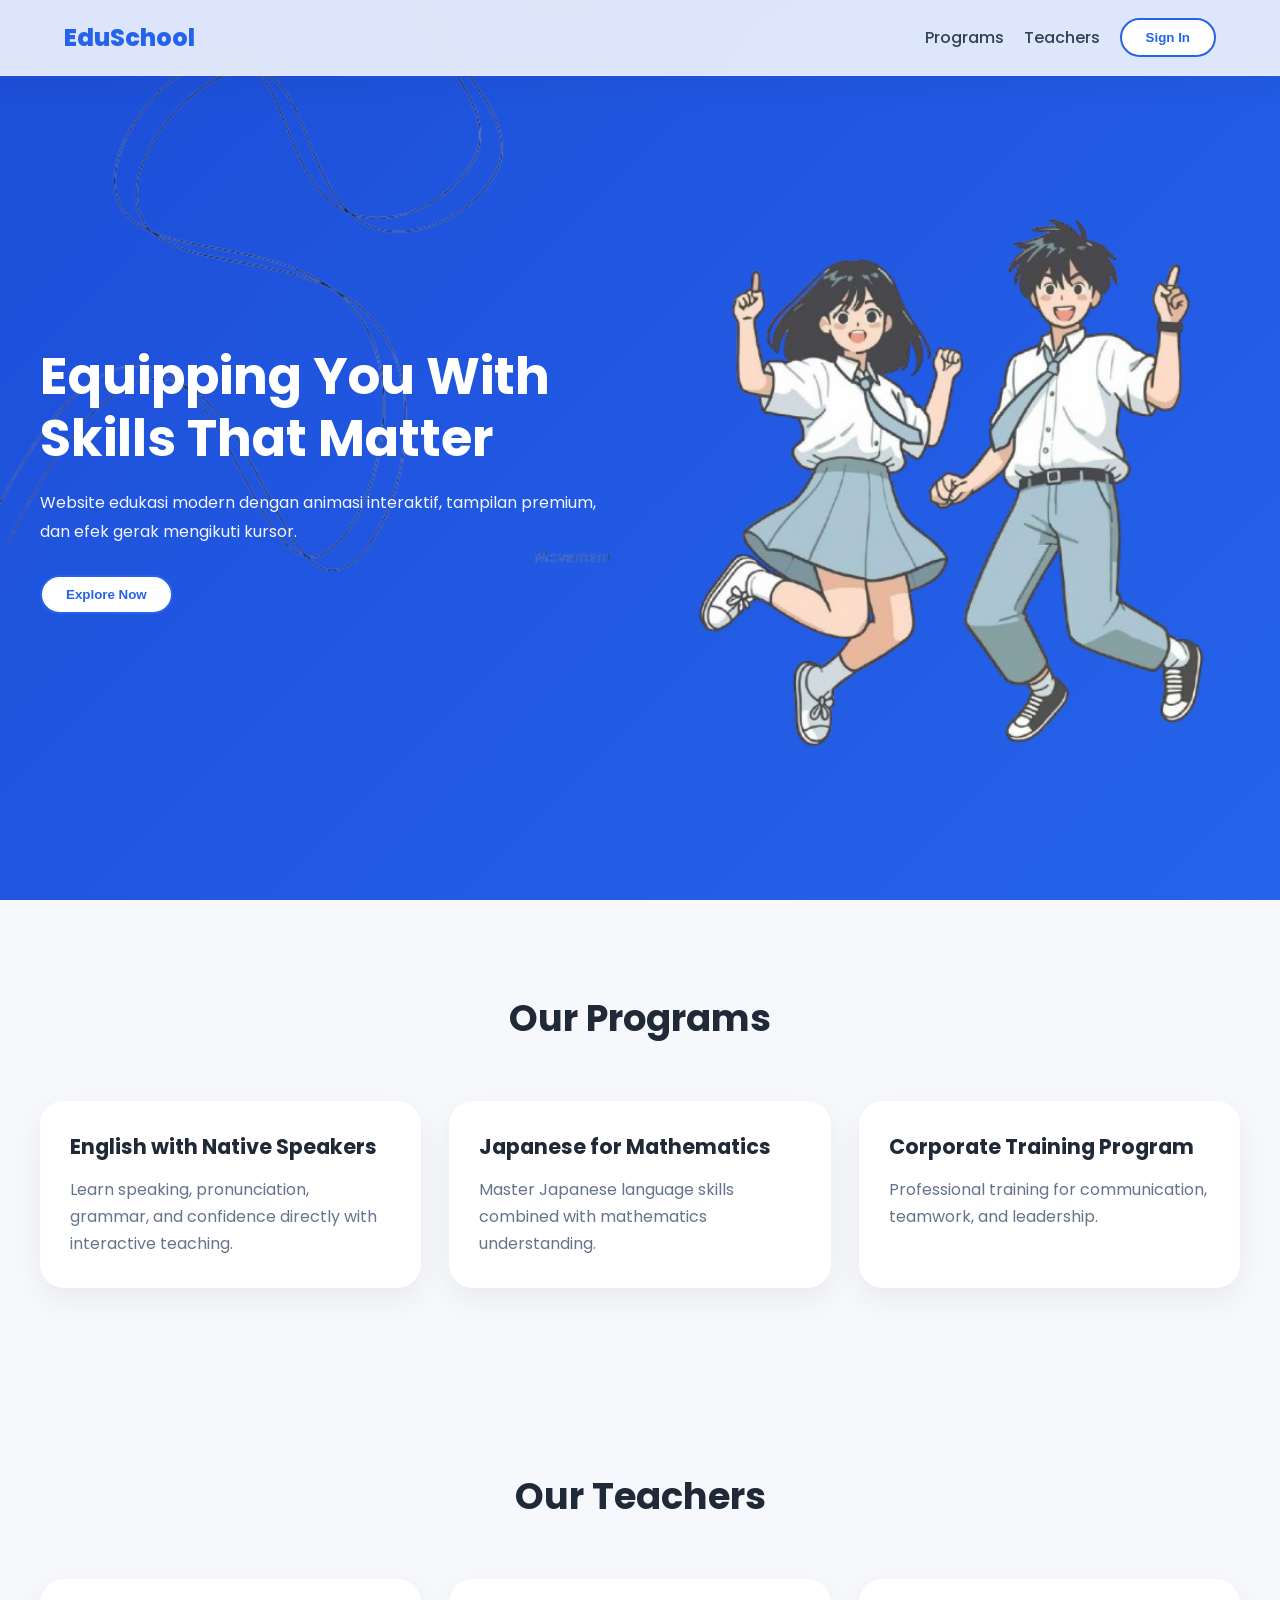
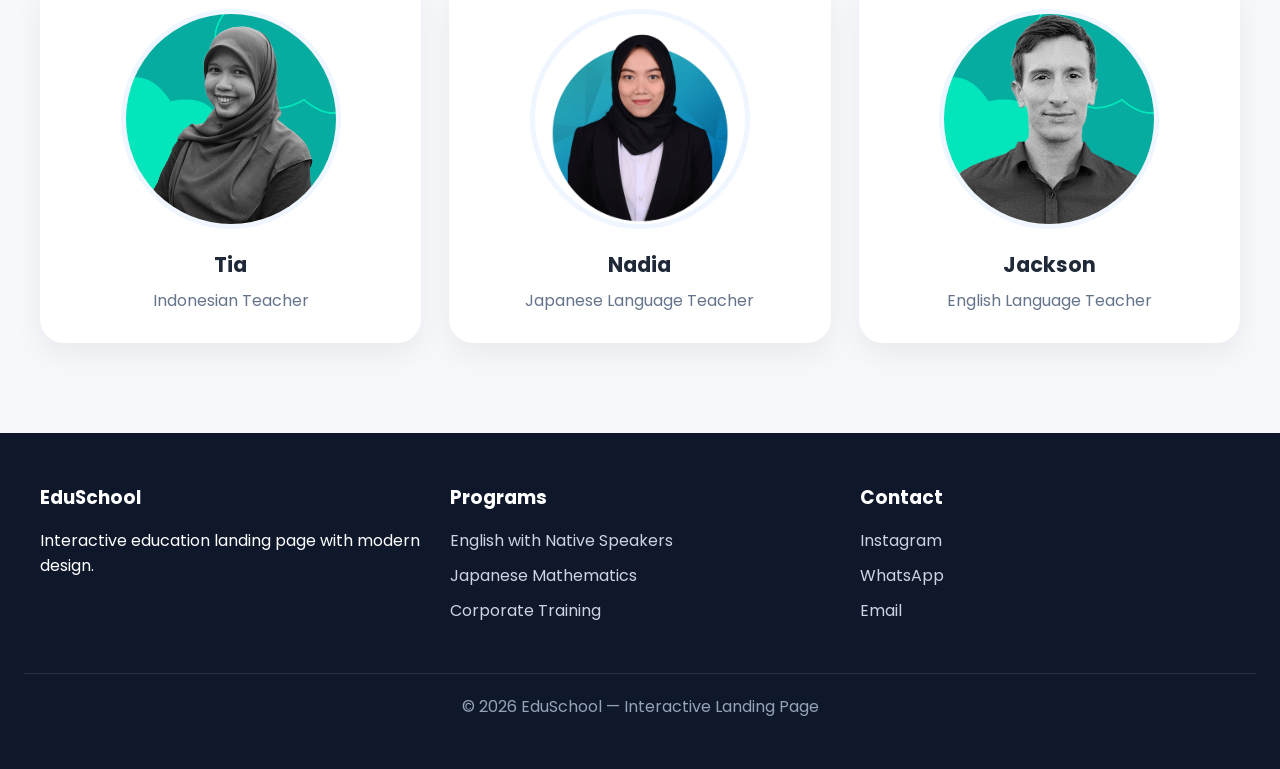
<file: index.html>
<!DOCTYPE html>
<html lang="id">
<head>
  <meta charset="UTF-8" />
  <meta name="viewport" content="width=device-width, initial-scale=1.0"/>
  <title>EduSchool Landing Page</title>

  <link href="https://fonts.googleapis.com/css2?family=Poppins:wght@300;400;500;600;700;800&display=swap" rel="stylesheet">

  <style>

*{
  margin:0;
  padding:0;
  box-sizing:border-box;
}

html{
  scroll-behavior:smooth;
}

body{
  font-family:'Poppins',sans-serif;
  background:#f7f8fc;
  color:#1f2937;
  overflow-x:hidden;
}

header{
  position:fixed;
  top:0;
  left:0;
  width:100%;
  background:rgba(255,255,255,0.85);
  -webkit-backdrop-filter:blur(6px);
  backdrop-filter:blur(6px);
  border-bottom:1px solid rgba(255,255,255,0.2);
  z-index:1000;
  box-shadow:0 8px 30px rgba(0,0,0,0.05);
  opacity:0;
  transform:translateY(-40px);
  animation:navAnim 1s ease forwards;
}

.nav{
  max-width:1200px;
  margin:auto;
  padding:18px 24px;
  display:flex;
  justify-content:space-between;
  align-items:center;
}

.logo{
  font-size:1.5rem;
  font-weight:800;
  color:#2563eb;
}

.menu{
  display:flex;
  align-items:center;
  gap:20px;
}

.menu a{
  text-decoration:none;
  color:#334155;
  font-weight:500;
  transition:.3s;
}

.menu a:hover{
  color:#2563eb;
}

.btn{
  padding:10px 24px;
  border:none;
  border-radius:999px;
  cursor:pointer;
  font-weight:600;
  transition:.3s;
}

.signin-btn{
  background:white;
  color:#2563eb;
  border:2px solid #2563eb;
}

.signin-btn:hover{
  background:#2563eb;
  color:white;
  transform:translateY(-2px) scale(1.05);
  box-shadow:0 10px 25px rgba(37,99,235,0.25);
}

.hero{
  min-height:100vh;
  background:linear-gradient(135deg,#1d4ed8,#2563eb);
  display:flex;
  align-items:center;
  padding:120px 24px 60px;
  color:white;
  position:relative;
  overflow:hidden;
}

.hero-wrap{
  max-width:1200px;
  margin:auto;
  display:grid;
  grid-template-columns:1fr 1fr;
  gap:50px;
  align-items:center;
}

.hero-deco{
  position:absolute;
  top:30%;
  left:0;
  transform:translateY(-50%);
  width:65%;
  max-width:640px;
  opacity:0.6;
  pointer-events:none;
  z-index:0;
  
}

.hero-text{
  opacity:0;
  transform:translateX(-80px);
  animation:textAnim 1.2s ease forwards;
  animation-delay:0.3s;
  position:relative;
  z-index:1;
}

.hero h1{
  font-size:3.2rem;
  line-height:1.2;
  margin-bottom:20px;
  animation:glowText 2s infinite alternate;
}

.hero p{
  line-height:1.8;
  margin-bottom:28px;
  opacity:.95;
}

.hero-image{
  perspective:1000px;
  opacity:0;
  transform:translateX(80px);
  animation:imageAnim 1.2s ease forwards;
  animation-delay:0.5s;
  position:relative;
  z-index:1;
}

.floating-card{
  background:transparent;
  padding:0;
  border-radius:30px;
  box-shadow:none;
  transition:transform .15s ease;
  animation:floatCard 3s ease-in-out infinite;
}

.floating-card img{
  width:100%;
  border-radius:20px;
  display:block;
  background:transparent;
}

section{
  padding:90px 24px;
}

.container{
  max-width:1200px;
  margin:auto;
}

.section-title{
  text-align:center;
  font-size:2.3rem;
  margin-bottom:55px;
  font-weight:700;
}

.grid{
  display:grid;
  grid-template-columns:repeat(auto-fit,minmax(280px,1fr));
  gap:28px;
}

.card{
  background:white;
  padding:30px;
  border-radius:24px;
  box-shadow:0 12px 30px rgba(0,0,0,0.06);
  transition:.3s;
  cursor:pointer;
  opacity:0;
  transform:translateY(40px);
  animation:cardAnim 1s ease forwards;
}

.card:nth-child(1){ animation-delay:0.3s; }
.card:nth-child(2){ animation-delay:0.5s; }
.card:nth-child(3){ animation-delay:0.7s; }
.card:hover{ transform:translateY(-8px); }

.card h3{
  margin-bottom:14px;
  font-size:1.3rem;
}

.card p{
  color:#64748b;
  line-height:1.7;
}

.teacher-card{
  background:white;
  padding:30px;
  border-radius:24px;
  text-align:center;
  box-shadow:0 12px 30px rgba(0,0,0,0.06);
  transition:.3s;
  opacity:0;
  transform:translateY(40px);
  animation:teacherAnim 1s ease forwards;
}

.teacher-card:nth-child(1){ animation-delay:0.4s; }
.teacher-card:nth-child(2){ animation-delay:0.6s; }
.teacher-card:nth-child(3){ animation-delay:0.8s; }
.teacher-card:hover{ transform:translateY(-8px); }

.teacher-card img{
  width:220px;
  height:220px;
  object-fit:cover;
  border-radius:50%;
  margin:auto;
  display:block;
  margin-bottom:20px;
  border:5px solid #eff6ff;
}

.teacher-card h3{
  font-size:1.3rem;
  margin-bottom:8px;
}

.teacher-card p{ color:#64748b; }

footer{
  background:#0f172a;
  color:white;
  padding:50px 24px;
}

.footer-wrap{
  max-width:1200px;
  margin:auto;
  display:grid;
  grid-template-columns:repeat(auto-fit,minmax(220px,1fr));
  gap:30px;
}

footer h3{ margin-bottom:16px; }

footer a{
  display:block;
  text-decoration:none;
  color:#cbd5e1;
  margin-bottom:10px;
  transition:.3s;
}

footer a:hover{
  color:white;
  transform:translateX(3px);
}

.copyright{
  margin-top:40px;
  text-align:center;
  color:#94a3b8;
  border-top:1px solid rgba(255,255,255,0.1);
  padding-top:20px;
}

@keyframes navAnim{
  to{ opacity:1; transform:translateY(0); }
}

@keyframes textAnim{
  to{ opacity:1; transform:translateX(0); }
}

@keyframes imageAnim{
  to{ opacity:1; transform:translateX(0); }
}

@keyframes cardAnim{
  to{ opacity:1; transform:translateY(0); }
}

@keyframes teacherAnim{
  to{ opacity:1; transform:translateY(0); }
}

@keyframes floatCard{
  0%{ transform:translateY(0px); }
  50%{ transform:translateY(-12px); }
  100%{ transform:translateY(0px); }
}

@keyframes glowText{
  from{ text-shadow:0 0 10px rgba(255,255,255,0.2); }
  to{ text-shadow:0 0 28px rgba(255,255,255,0.7); }
}

@keyframes decoFloat{
  0%{ transform:translateY(-50%) translateX(0px); }
  50%{ transform:translateY(-52%) translateX(10px); }
  100%{ transform:translateY(-50%) translateX(0px); }
}

@media(max-width:900px){
  .hero-wrap{
    grid-template-columns:1fr;
    text-align:center;
  }
  .hero h1{ font-size:2.3rem; }
  .menu{ display:none; }
  .teacher-card img{ width:180px; height:180px; }
  .hero-deco{ width:90%; opacity:0.12; }
}

  </style>
</head>
<body>

<header>
  <div class="nav">
    <div class="logo">EduSchool</div>
    <div class="menu">
      <a href="#programs">Programs</a>
      <a href="#teachers">Teachers</a>
      <button class="btn signin-btn" onclick="window.location.href='tampilan-signin.html'">Sign In</button>
    </div>
  </div>
</header>

<section class="hero">

  <!-- DEKORASI LEKUKAN -->
  <img src="foto1-removebg-preview.png" alt="" class="hero-deco" aria-hidden="true"/>

  <div class="hero-wrap">
    <div class="hero-text">
      <h1>Equipping You With Skills That Matter</h1>
      <p>
        Website edukasi modern dengan animasi interaktif,
        tampilan premium, dan efek gerak mengikuti kursor.
      </p>
      <button
        class="btn signin-btn"
        onclick="document.getElementById('programs').scrollIntoView({behavior:'smooth'})">
        Explore Now
      </button>
    </div>

    <div class="hero-image">
      <div class="floating-card" id="floatingCard">
        <img src="teacher4-removebg-preview.png" alt="students">
      </div>
    </div>
  </div>

</section>

<section id="programs">
  <div class="container">
    <h2 class="section-title">Our Programs</h2>
    <div class="grid">
      <div class="card" onclick="window.location.href='english-program.html'">
        <h3>English with Native Speakers</h3>
        <p>Learn speaking, pronunciation, grammar, and confidence directly with interactive teaching.</p>
      </div>
      <div class="card" onclick="window.location.href='japenese-program.html'">
        <h3>Japanese for Mathematics</h3>
        <p>Master Japanese language skills combined with mathematics understanding.</p>
      </div>
      <div class="card" onclick="window.location.href='corporate-program.html'">
        <h3>Corporate Training Program</h3>
        <p>Professional training for communication, teamwork, and leadership.</p>
      </div>
    </div>
  </div>
</section>

<section id="teachers">
  <div class="container">
    <h2 class="section-title">Our Teachers</h2>
    <div class="grid">
      <div class="teacher-card">
        <img src="teacher1.png" alt="teacher">
        <h3>Tia</h3>
        <p>Indonesian Teacher</p>
      </div>
      <div class="teacher-card">
        <img src="teacher3.png" alt="teacher">
        <h3>Nadia</h3>
        <p>Japanese Language Teacher</p>
      </div>
      <div class="teacher-card">
        <img src="teacher2.png" alt="teacher">
        <h3>Jackson</h3>
        <p>English Language Teacher</p>
      </div>
    </div>
  </div>
</section>

<footer>
  <div class="footer-wrap">
    <div>
      <h3>EduSchool</h3>
      <p>Interactive education landing page with modern design.</p>
    </div>
    <div>
      <h3>Programs</h3>
      <a href="english-program.html">English with Native Speakers</a>
      <a href="japenese-program.html">Japanese Mathematics</a>
      <a href="corporate-program.html">Corporate Training</a>
    </div>
    <div>
      <h3>Contact</h3>
      <a href="tampilan -login-ig.html">Instagram</a>
      <a href="tampilan-login-wa.html">WhatsApp</a>
      <a href="tampilan-login-email.html">Email</a>
    </div>
  </div>
  <div class="copyright">
    © 2026 EduSchool — Interactive Landing Page
  </div>
</footer>

<script>
const card = document.getElementById("floatingCard");
document.addEventListener("mousemove", (e) => {
  const x = (window.innerWidth / 2 - e.pageX) / 35;
  const y = (window.innerHeight / 2 - e.pageY) / 35;
  card.style.transform = `rotateY(${x}deg) rotateX(${-y}deg)`;
});
</script>

</body>
</html>
</file>
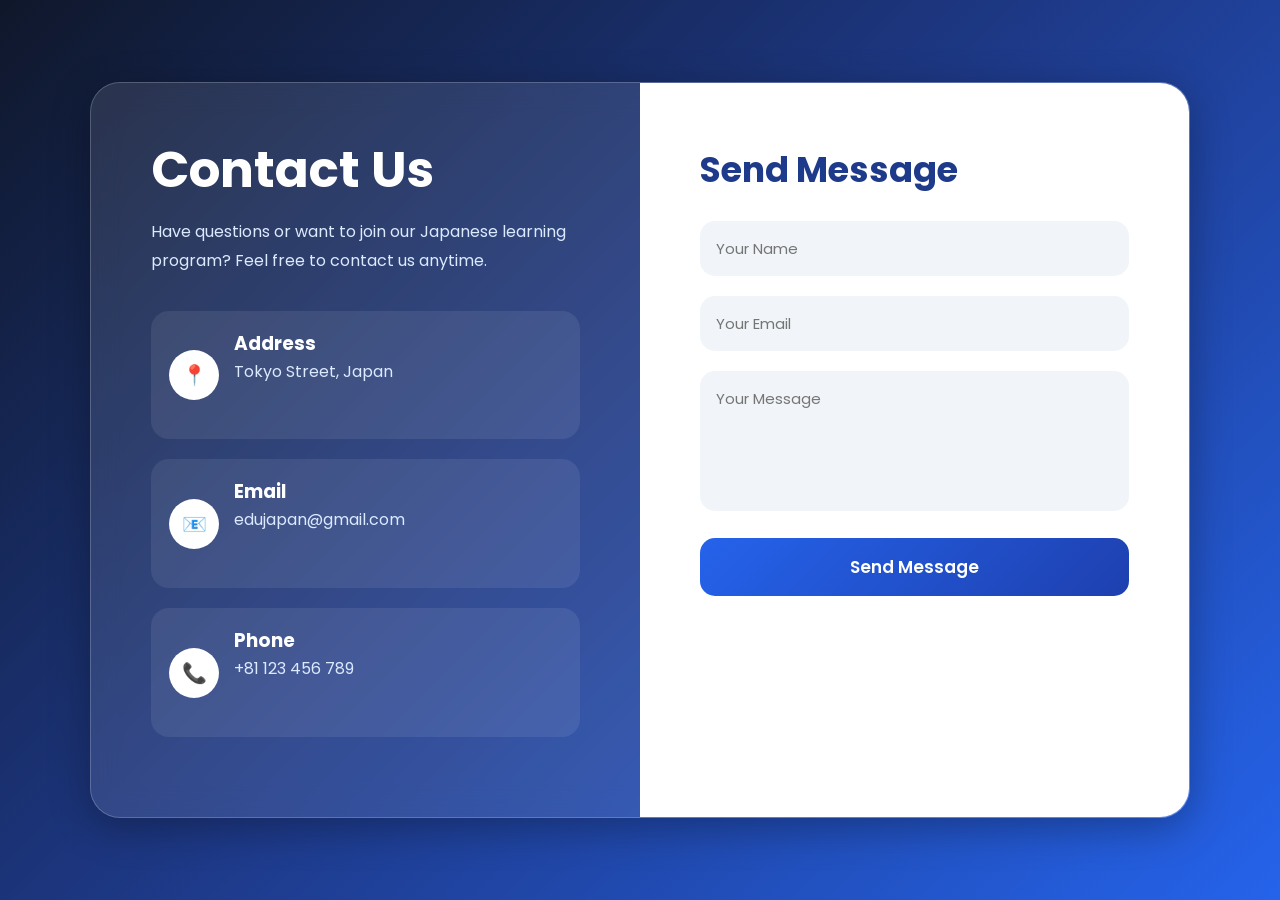
<file: contact.html>
<!DOCTYPE html>
<html lang="en">
<head>
  <meta charset="UTF-8" />
  <meta name="viewport" content="width=device-width, initial-scale=1.0"/>
  <title>Contact Page</title>

  <link rel="preconnect" href="https://fonts.googleapis.com">
  <link rel="preconnect" href="https://fonts.gstatic.com" crossorigin>
  <link href="https://fonts.googleapis.com/css2?family=Poppins:wght@300;400;500;600;700&display=swap" rel="stylesheet">

  <style>

    *{
      margin:0;
      padding:0;
      box-sizing:border-box;
      font-family:'Poppins',sans-serif;
    }

    body{
      min-height:100vh;
      display:flex;
      justify-content:center;
      align-items:center;
      background:linear-gradient(135deg,#0f172a,#1e3a8a,#2563eb);
      padding:20px;
    }

   .contact-container{
  width:100%;
  max-width:1100px;
  display:grid;
  grid-template-columns:1fr 1fr;
  background:rgba(255,255,255,0.1);

  -webkit-backdrop-filter: blur(15px);
  backdrop-filter: blur(15px);

  border:1px solid rgba(255,255,255,0.2);
  border-radius:30px;
  overflow:hidden;
  box-shadow:0 10px 40px rgba(0,0,0,0.3);
}

    .contact-left{
      padding:60px;
      color:white;
      display:flex;
      flex-direction:column;
      justify-content:center;
    }

    .contact-left h1{
      font-size:50px;
      margin-bottom:20px;
      line-height:1.1;
    }

    .contact-left p{
      color:#dbeafe;
      line-height:1.8;
      margin-bottom:35px;
    }
    .send-btn{
  width:100%;
  padding:16px;
  border:none;
  border-radius:15px;

  background:#2563eb;
  color:white;

  font-size:17px;
  font-weight:600;

  cursor:pointer;

  outline:none;
  -webkit-appearance:none;
  appearance:none;
  

  transition:0.3s;
}

.send-btn:hover{
  background:#1d4ed8;
}

    .info-box{
      display:flex;
      align-items:center;
      gap:15px;
      margin-bottom:20px;
      background:rgba(255,255,255,0.08);
      padding:18px;
      border-radius:18px;
      transition:0.3s ease;
    }

    .info-box:hover{
      transform:translateX(8px);
      background:rgba(255,255,255,0.15);
    }

    .icon{
      width:50px;
      height:50px;
      border-radius:50%;
      background:white;
      color:#2563eb;
      display:flex;
      justify-content:center;
      align-items:center;
      font-size:20px;
      font-weight:bold;
    }

    .contact-right{
      background:white;
      padding:60px;
    }

    .contact-right h2{
      color:#1e3a8a;
      margin-bottom:25px;
      font-size:35px;
    }

    .input-box{
      margin-bottom:20px;
    }

    .input-box input,
    .input-box textarea{
      width:100%;
      padding:16px;
      border:none;
      outline:none;
      background:#f1f5f9;
      border-radius:15px;
      font-size:15px;
      transition:0.3s;
    }

    .input-box input:focus,
    .input-box textarea:focus{
      background:#e0ecff;
      box-shadow:0 0 0 3px rgba(37,99,235,0.2);
    }

    .input-box textarea{
      resize:none;
      height:140px;
    }

    .send-btn{
      width:100%;
      padding:16px;
      border:none;
      border-radius:15px;
      background:linear-gradient(135deg,#2563eb,#1e40af);
      color:white;
      font-size:17px;
      font-weight:600;
      cursor:pointer;
      transition:0.3s ease;
    }

    .send-btn:hover{
      transform:translateY(-3px);
      box-shadow:0 10px 25px rgba(37,99,235,0.4);
    }

    @media(max-width:900px){

      .contact-container{
        grid-template-columns:1fr;
      }

      .contact-left,
      .contact-right{
        padding:40px 30px;
      }

      .contact-left h1{
        font-size:40px;
      }

    }

  </style>
</head>
<body>

  <div class="contact-container">

    <div class="contact-left">

      <h1>Contact Us</h1>

      <p>
        Have questions or want to join our Japanese learning program?
        Feel free to contact us anytime.
      </p>

      <div class="info-box">
        <div class="icon">📍</div>
        <div>
          <h3>Address</h3>
          <p>Tokyo Street, Japan</p>
        </div>
      </div>

      <div class="info-box">
        <div class="icon">📧</div>
        <div>
          <h3>Email</h3>
          <p>edujapan@gmail.com</p>
        </div>
      </div>

      <div class="info-box">
        <div class="icon">📞</div>
        <div>
          <h3>Phone</h3>
          <p>+81 123 456 789</p>
        </div>
      </div>

    </div>

    <div class="contact-right">

      <h2>Send Message</h2>

      <form>

        <div class="input-box">
          <input type="text" placeholder="Your Name" required>
        </div>

        <div class="input-box">
          <input type="email" placeholder="Your Email" required>
        </div>

        <div class="input-box">
          <textarea placeholder="Your Message"></textarea>
        </div>

       <button type="submit" class="send-btn">
  Send Message
</button>

      </form>

    </div>

  </div>

</body>
</html>
</file>
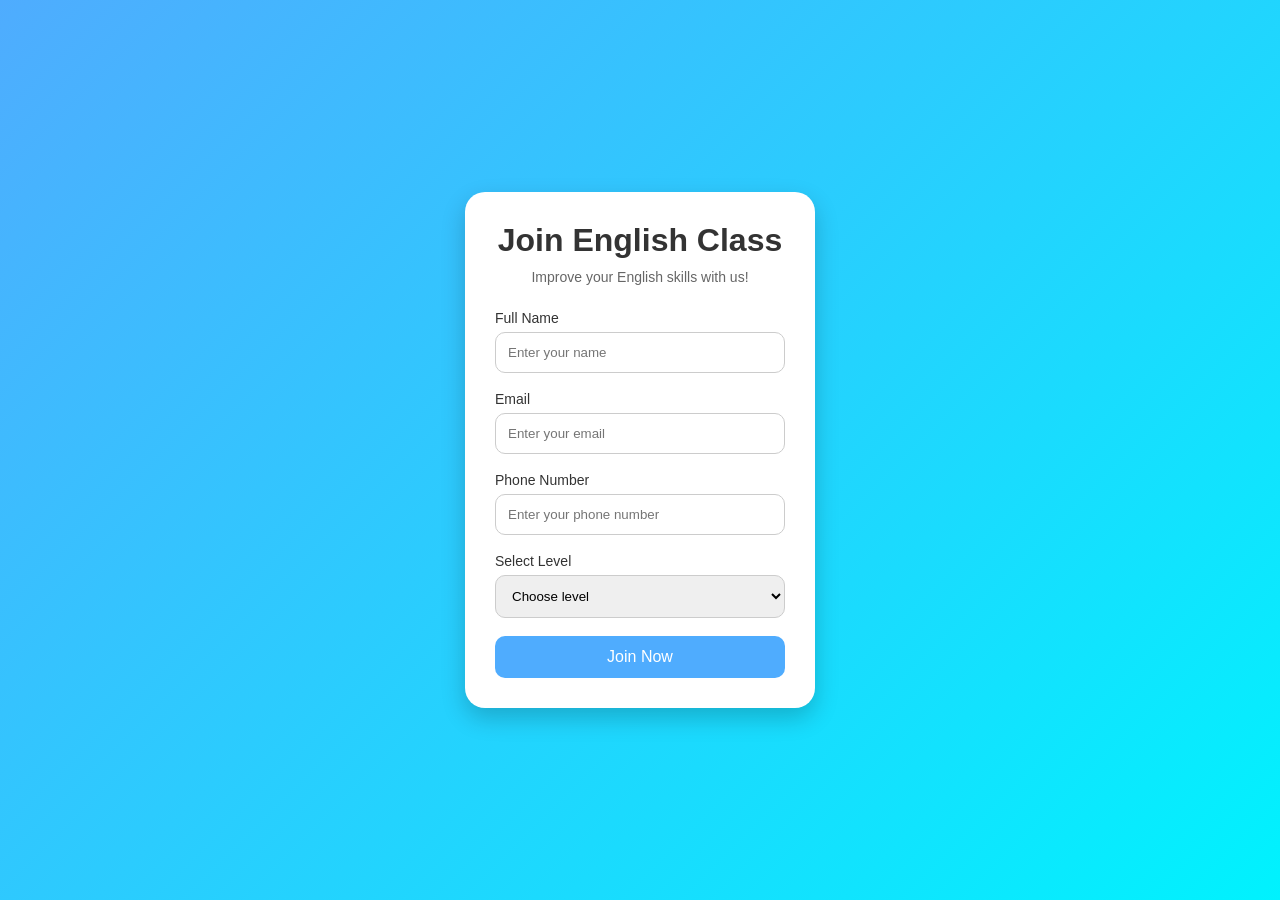
<file: join-class-english.html>
<!DOCTYPE html>
<html lang="id">
<head>
  <meta charset="UTF-8">
  <meta name="viewport" content="width=device-width, initial-scale=1.0">
  <title>Join English Class</title>

  <style>
    *{
      margin:0;
      padding:0;
      box-sizing:border-box;
      font-family:Arial, sans-serif;
    }

    body{
      height:100vh;
      display:flex;
      justify-content:center;
      align-items:center;
      background:linear-gradient(135deg,#4facfe,#00f2fe);
    }

    .container{
      width:350px;
      background:white;
      padding:30px;
      border-radius:20px;
      box-shadow:0 10px 25px rgba(0,0,0,0.2);
    }

    .container h1{
      text-align:center;
      margin-bottom:10px;
      color:#333;
    }

    .container p{
      text-align:center;
      margin-bottom:25px;
      color:#666;
      font-size:14px;
    }

    .input-box{
      margin-bottom:18px;
    }

    .input-box label{
      display:block;
      margin-bottom:6px;
      color:#333;
      font-size:14px;
    }

    .input-box input,
    .input-box select{
      width:100%;
      padding:12px;
      border:1px solid #ccc;
      border-radius:10px;
      outline:none;
      transition:0.3s;
    }

    .input-box input:focus,
    .input-box select:focus{
      border-color:#4facfe;
      box-shadow:0 0 5px rgba(79,172,254,0.5);
    }

    .btn{
      width:100%;
      padding:12px;
      border:none;
      border-radius:10px;
      background:#4facfe;
      color:white;
      font-size:16px;
      cursor:pointer;
      transition:0.3s;
    }

    .btn:hover{
      background:#2196f3;
    }
  </style>
</head>
<body>

  <div class="container">
    <h1>Join English Class</h1>
    <p>Improve your English skills with us!</p>

    <form>
      <div class="input-box">
        <label>Full Name</label>
        <input type="text" placeholder="Enter your name" required>
      </div>

      <div class="input-box">
        <label>Email</label>
        <input type="email" placeholder="Enter your email" required>
      </div>

      <div class="input-box">
        <label>Phone Number</label>
        <input type="tel" placeholder="Enter your phone number" required>
      </div>

      <div class="input-box">
  <label for="level">Select Level</label>

  <select id="level" required>
    <option value="">Choose level</option>
    <option value="Beginner">Beginner</option>
    <option value="Intermediate">Intermediate</option>
    <option value="Advanced">Advanced</option>
  </select>
</div>

      <button type="submit" class="btn">Join Now</button>
    </form>
  </div>

</body>
</html>
</file>
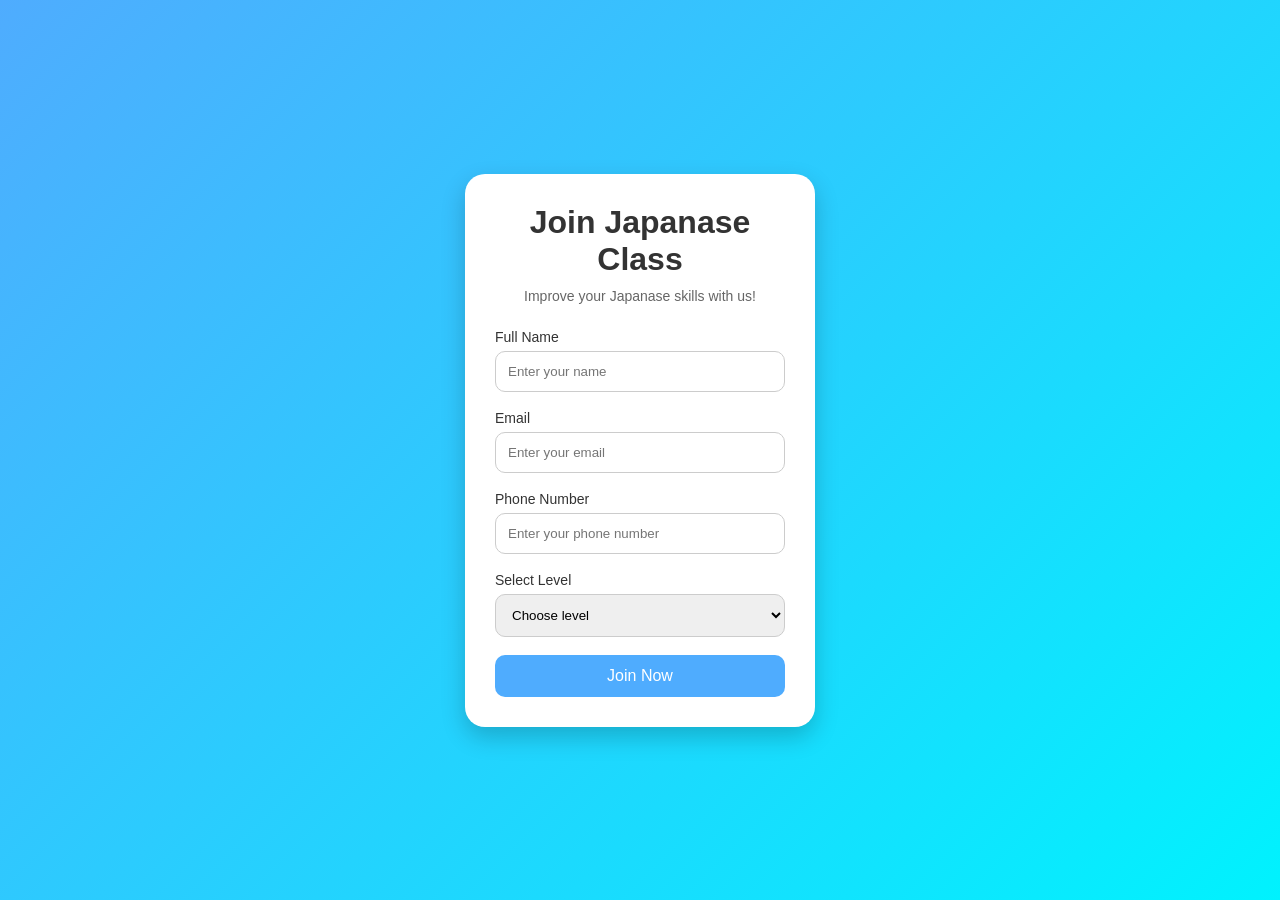
<file: join-class-japanese.html>
<!DOCTYPE html>
<html lang="id">
<head>
  <meta charset="UTF-8">
  <meta name="viewport" content="width=device-width, initial-scale=1.0">
  <title>Join Japanese Class</title>

  <style>
    *{
      margin:0;
      padding:0;
      box-sizing:border-box;
      font-family:Arial, sans-serif;
    }

    body{
      height:100vh;
      display:flex;
      justify-content:center;
      align-items:center;
      background:linear-gradient(135deg,#4facfe,#00f2fe);
    }

    .container{
      width:350px;
      background:white;
      padding:30px;
      border-radius:20px;
      box-shadow:0 10px 25px rgba(0,0,0,0.2);
    }

    .container h1{
      text-align:center;
      margin-bottom:10px;
      color:#333;
    }

    .container p{
      text-align:center;
      margin-bottom:25px;
      color:#666;
      font-size:14px;
    }

    .input-box{
      margin-bottom:18px;
    }

    .input-box label{
      display:block;
      margin-bottom:6px;
      color:#333;
      font-size:14px;
    }

    .input-box input,
    .input-box select{
      width:100%;
      padding:12px;
      border:1px solid #ccc;
      border-radius:10px;
      outline:none;
      transition:0.3s;
    }

    .input-box input:focus,
    .input-box select:focus{
      border-color:#4facfe;
      box-shadow:0 0 5px rgba(79,172,254,0.5);
    }

    .btn{
      width:100%;
      padding:12px;
      border:none;
      border-radius:10px;
      background:#4facfe;
      color:white;
      font-size:16px;
      cursor:pointer;
      transition:0.3s;
    }

    .btn:hover{
      background:#2196f3;
    }
  </style>
</head>
<body>

  <div class="container">
    <h1>Join Japanase Class</h1>
    <p>Improve your Japanase skills with us!</p>

    <form>
      <div class="input-box">
        <label>Full Name</label>
        <input type="text" placeholder="Enter your name" required>
      </div>

      <div class="input-box">
        <label>Email</label>
        <input type="email" placeholder="Enter your email" required>
      </div>

      <div class="input-box">
        <label>Phone Number</label>
        <input type="tel" placeholder="Enter your phone number" required>
      </div>

      <div class="input-box">
  <label for="level">Select Level</label>

  <select id="level" required>
    <option value="">Choose level</option>
    <option value="Beginner">Beginner</option>
    <option value="Intermediate">Intermediate</option>
    <option value="Advanced">Advanced</option>
  </select>
</div>

      <button type="submit" class="btn">Join Now</button>
    </form>
  </div>

</body>
</html>
</file>
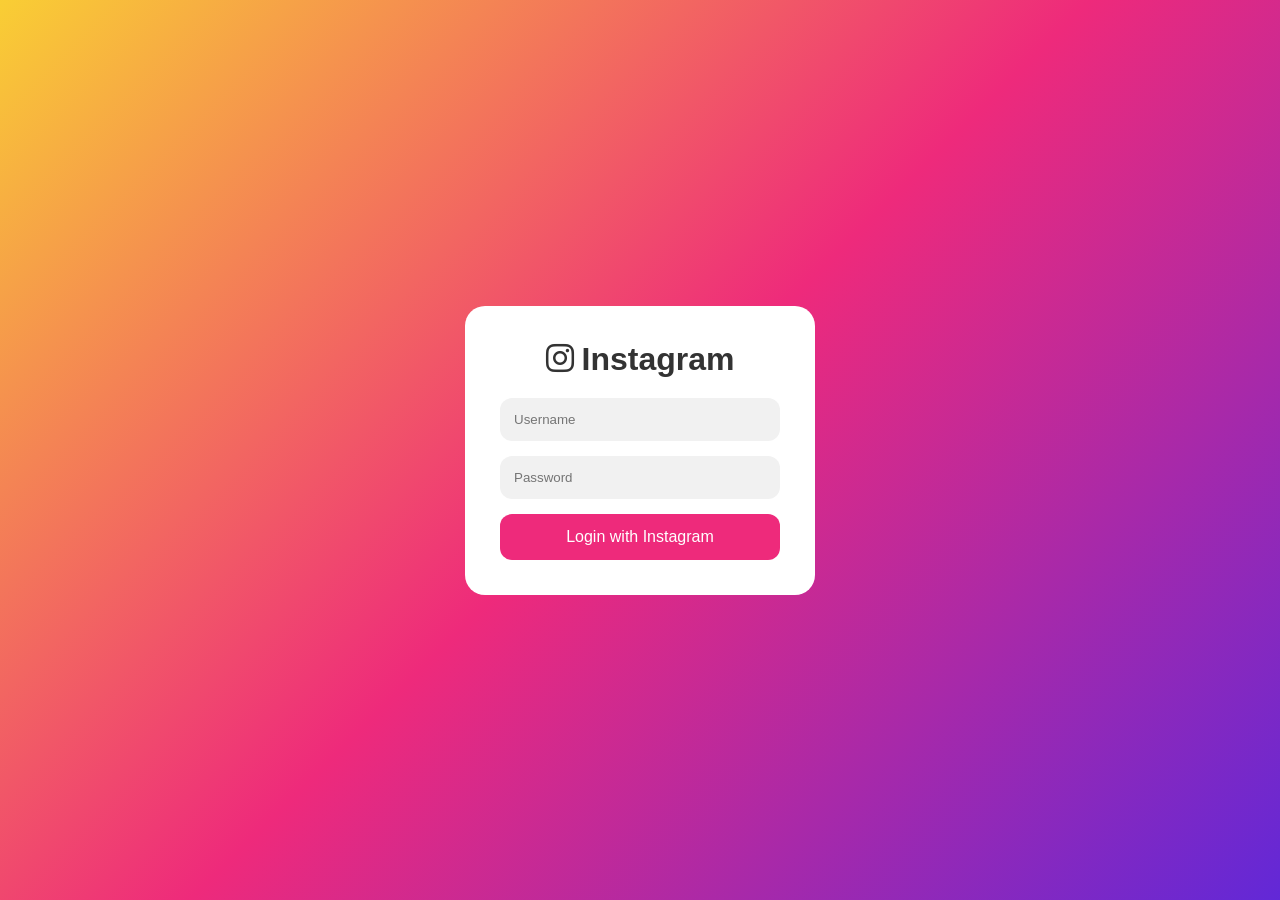
<file: tampilan -login-ig.html>
<!DOCTYPE html>
<html lang="id">
<head>
  <meta charset="UTF-8">
  <meta name="viewport" content="width=device-width, initial-scale=1.0">
  <title>Instagram Login</title>

  <link rel="stylesheet"
  href="https://cdnjs.cloudflare.com/ajax/libs/font-awesome/6.5.2/css/all.min.css"/>

  <style>
    *{
      margin:0;
      padding:0;
      box-sizing:border-box;
      font-family:Arial,sans-serif;
    }

    body{
      height:100vh;
      display:flex;
      justify-content:center;
      align-items:center;
      background:linear-gradient(135deg,#f9ce34,#ee2a7b,#6228d7);
    }

    .login-box{
      width:350px;
      background:#fff;
      padding:35px;
      border-radius:20px;
      text-align:center;
    }

    h1{
      margin-bottom:20px;
      color:#333;
    }

    input{
      width:100%;
      padding:14px;
      margin-bottom:15px;
      border:none;
      border-radius:12px;
      background:#f1f1f1;
      outline:none;
    }

    button{
      width:100%;
      padding:14px;
      border:none;
      border-radius:12px;
      background:#ee2a7b;
      color:white;
      font-size:16px;
      cursor:pointer;
    }

    i{
      margin-right:8px;
    }
  </style>
</head>
<body>

  <div class="login-box">
    <h1><i class="fa-brands fa-instagram"></i>Instagram</h1>

    <input type="text" placeholder="Username">
    <input type="password" placeholder="Password">

    <button>Login with Instagram</button>
  </div>

</body>
</html>
</file>
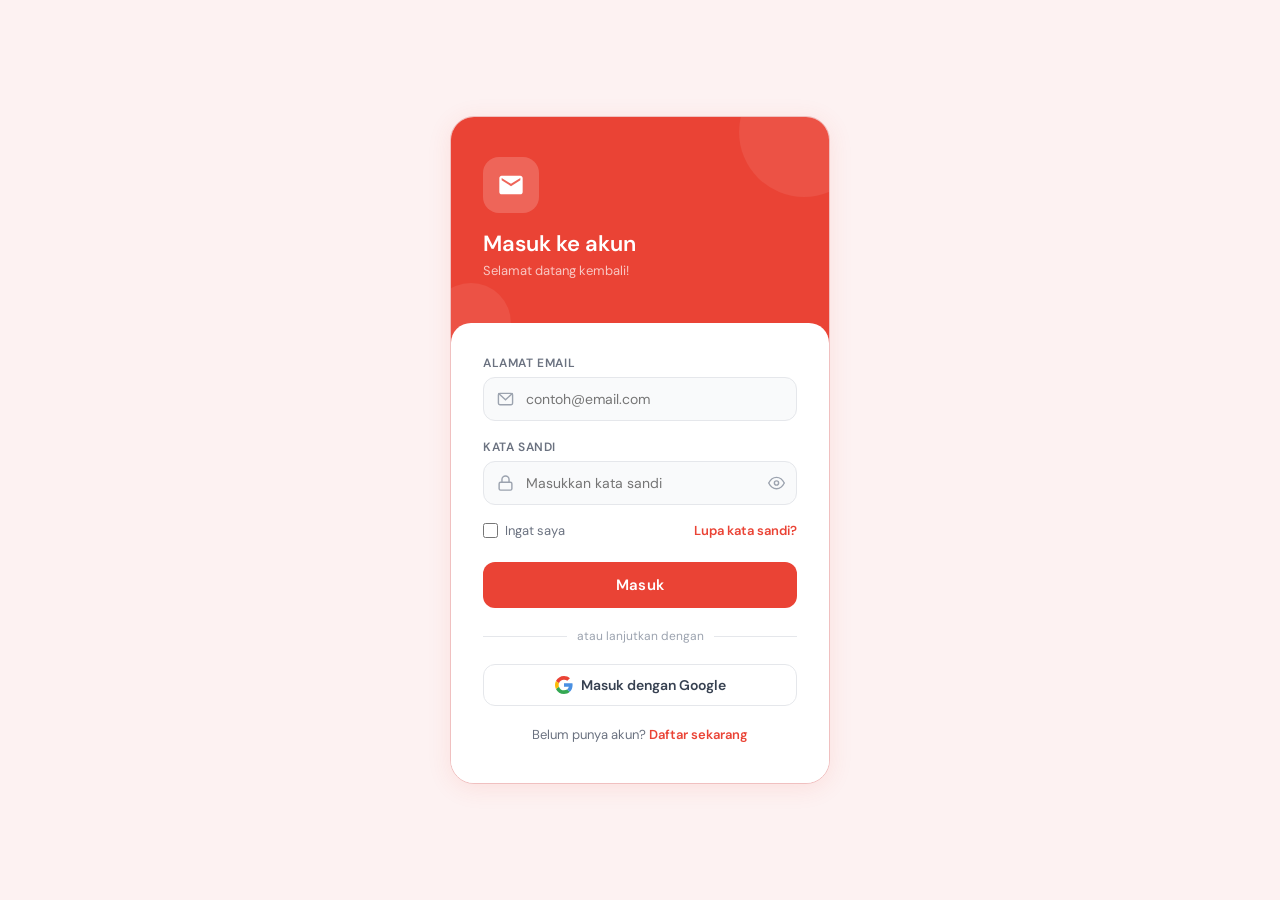
<file: tampilan-login-email.html>
<!DOCTYPE html>
<html lang="id">
<head>
  <meta charset="UTF-8"/>
  <meta name="viewport" content="width=device-width, initial-scale=1.0"/>
  <title>Email Login</title>
  <link href="https://fonts.googleapis.com/css2?family=DM+Sans:wght@400;500;600&display=swap" rel="stylesheet"/>
  <style>
    *, *::before, *::after { box-sizing: border-box; margin: 0; padding: 0; }

    body {
      min-height: 100vh;
      display: flex;
      justify-content: center;
      align-items: center;
      background: #fdf2f2;
      font-family: 'DM Sans', sans-serif;
    }

    .em-card {
      width: 380px;
      background: #fff;
      border-radius: 24px;
      overflow: hidden;
      box-shadow: 0 4px 24px rgba(234,67,53,0.10);
      border: 0.5px solid #f0c0c0;
    }

    /* TOP HEADER */
    .em-top {
      background: #ea4335;
      padding: 2.5rem 2rem 4rem;
      position: relative;
      overflow: hidden;
    }
    .em-circle {
      position: absolute;
      border-radius: 50%;
      background: rgba(255,255,255,0.08);
    }
    .em-icon-wrap {
      width: 56px; height: 56px;
      background: rgba(255,255,255,0.18);
      border-radius: 16px;
      display: flex; align-items: center; justify-content: center;
      margin-bottom: 1rem;
      position: relative; z-index: 2;
    }
    .em-icon-wrap svg { width: 28px; height: 28px; fill: white; }
    .em-title {
      color: #fff;
      font-size: 22px;
      font-weight: 600;
      margin-bottom: 4px;
      position: relative; z-index: 2;
    }
    .em-sub {
      color: rgba(255,255,255,0.7);
      font-size: 13px;
      position: relative; z-index: 2;
    }

    /* BODY */
    .em-body {
      padding: 2rem 2rem 2.5rem;
      margin-top: -20px;
      background: #fff;
      border-radius: 20px 20px 0 0;
      position: relative;
    }

    .em-label {
      display: block;
      font-size: 12px;
      font-weight: 600;
      color: #6b7280;
      text-transform: uppercase;
      letter-spacing: 0.6px;
      margin-bottom: 6px;
    }
    .em-field { margin-bottom: 1.1rem; }

    .em-input-wrap { position: relative; }
    .em-input-icon {
      position: absolute;
      left: 14px; top: 50%;
      transform: translateY(-50%);
      color: #9ca3af;
      display: flex; align-items: center;
    }
    .em-input-icon svg {
      width: 17px; height: 17px;
      stroke: currentColor; fill: none; stroke-width: 2;
    }
    .em-input {
      width: 100%;
      padding: 12px 14px 12px 42px;
      border: 0.5px solid #e5e7eb;
      border-radius: 12px;
      font-size: 14px;
      font-family: 'DM Sans', sans-serif;
      color: #111827;
      background: #f9fafb;
      outline: none;
      transition: border-color 0.2s, box-shadow 0.2s;
    }
    .em-input:focus {
      border-color: #ea4335;
      box-shadow: 0 0 0 3px rgba(234,67,53,0.1);
      background: #fff;
    }
    .em-eye {
      position: absolute;
      right: 12px; top: 50%;
      transform: translateY(-50%);
      color: #9ca3af;
      cursor: pointer;
      display: flex; align-items: center;
    }
    .em-eye svg {
      width: 17px; height: 17px;
      stroke: currentColor; fill: none; stroke-width: 2;
    }

    .em-row {
      display: flex;
      align-items: center;
      justify-content: space-between;
      margin: 0.5rem 0 1.4rem;
    }
    .em-check-row { display: flex; align-items: center; gap: 7px; }
    .em-check { accent-color: #ea4335; width: 15px; height: 15px; cursor: pointer; }
    .em-check-label { font-size: 13px; color: #6b7280; }
    .em-forgot { font-size: 13px; color: #ea4335; font-weight: 600; cursor: pointer; text-decoration: none; }

    .em-btn {
      width: 100%;
      padding: 13px;
      background: #ea4335;
      border: none;
      border-radius: 12px;
      color: #fff;
      font-size: 15px;
      font-weight: 600;
      font-family: 'DM Sans', sans-serif;
      cursor: pointer;
      transition: background 0.2s, transform 0.1s;
      letter-spacing: 0.2px;
    }
    .em-btn:hover { background: #d03828; }
    .em-btn:active { transform: scale(0.98); }

    .em-divider {
      display: flex; align-items: center; gap: 10px;
      margin: 1.25rem 0;
    }
    .em-div-line { flex: 1; height: 0.5px; background: #e5e7eb; }
    .em-div-text { font-size: 12px; color: #9ca3af; }

    .em-google-btn {
      width: 100%;
      padding: 11px;
      background: #fff;
      border: 0.5px solid #e5e7eb;
      border-radius: 12px;
      font-size: 14px;
      font-weight: 600;
      font-family: 'DM Sans', sans-serif;
      color: #374151;
      cursor: pointer;
      display: flex; align-items: center; justify-content: center; gap: 8px;
      transition: background 0.2s;
    }
    .em-google-btn:hover { background: #f9fafb; }

    .em-footer {
      text-align: center;
      margin-top: 1.25rem;
      font-size: 13px;
      color: #6b7280;
    }
    .em-footer a { color: #ea4335; font-weight: 600; cursor: pointer; text-decoration: none; }
  </style>
</head>
<body>

<div class="em-card">
  <!-- HEADER -->
  <div class="em-top">
    <div class="em-circle" style="width:130px;height:130px;top:-50px;right:-40px;"></div>
    <div class="em-circle" style="width:80px;height:80px;bottom:-20px;left:-20px;"></div>
    <div class="em-icon-wrap">
      <svg viewBox="0 0 24 24" xmlns="http://www.w3.org/2000/svg">
        <path d="M20 4H4c-1.1 0-2 .9-2 2v12c0 1.1.9 2 2 2h16c1.1 0 2-.9 2-2V6c0-1.1-.9-2-2-2zm0 4l-8 5-8-5V6l8 5 8-5v2z"/>
      </svg>
    </div>
    <div class="em-title">Masuk ke akun</div>
    <div class="em-sub">Selamat datang kembali!</div>
  </div>

  <!-- BODY -->
  <div class="em-body">
    <div class="em-field">
      <label class="em-label" for="em-email">Alamat email</label>
      <div class="em-input-wrap">
        <span class="em-input-icon">
          <svg viewBox="0 0 24 24"><rect x="2" y="4" width="20" height="16" rx="2"/><polyline points="2,4 12,13 22,4"/></svg>
        </span>
        <input type="email" id="em-email" class="em-input" placeholder="contoh@email.com"/>
      </div>
    </div>

    <div class="em-field">
      <label class="em-label" for="em-pw">Kata sandi</label>
      <div class="em-input-wrap">
        <span class="em-input-icon">
          <svg viewBox="0 0 24 24"><rect x="3" y="11" width="18" height="11" rx="2"/><path d="M7 11V7a5 5 0 0 1 10 0v4"/></svg>
        </span>
        <input type="password" id="em-pw" class="em-input" placeholder="Masukkan kata sandi"/>
        <span class="em-eye" onclick="togglePw()" id="em-eye">
          <svg viewBox="0 0 24 24"><path d="M1 12s4-8 11-8 11 8 11 8-4 8-11 8-11-8-11-8z"/><circle cx="12" cy="12" r="3"/></svg>
        </span>
      </div>
    </div>

    <div class="em-row">
      <div class="em-check-row">
        <input type="checkbox" class="em-check" id="em-remember"/>
        <label class="em-check-label" for="em-remember">Ingat saya</label>
      </div>
      <a class="em-forgot" href="#">Lupa kata sandi?</a>
    </div>

    <button class="em-btn">Masuk</button>

    <div class="em-divider">
      <div class="em-div-line"></div>
      <span class="em-div-text">atau lanjutkan dengan</span>
      <div class="em-div-line"></div>
    </div>

    <button class="em-google-btn">
      <svg width="18" height="18" viewBox="0 0 24 24">
        <path fill="#EA4335" d="M5.266 9.765A7.077 7.077 0 0 1 12 4.909c1.69 0 3.218.6 4.418 1.582L19.91 3C17.782 1.145 15.055 0 12 0 7.27 0 3.198 2.698 1.24 6.65l4.026 3.115z"/>
        <path fill="#34A853" d="M16.04 18.013c-1.09.703-2.474 1.078-4.04 1.078a7.077 7.077 0 0 1-6.723-4.823l-4.04 3.067A11.965 11.965 0 0 0 12 24c2.933 0 5.735-1.043 7.834-3l-3.793-2.987z"/>
        <path fill="#4A90E2" d="M19.834 21c2.195-2.048 3.62-5.096 3.62-9 0-.71-.109-1.473-.272-2.182H12v4.637h6.436c-.317 1.559-1.17 2.766-2.395 3.558L19.834 21z"/>
        <path fill="#FBBC05" d="M5.277 14.268A7.12 7.12 0 0 1 4.909 12c0-.782.125-1.533.357-2.235L1.24 6.65A11.934 11.934 0 0 0 0 12c0 1.92.445 3.73 1.237 5.335l4.04-3.067z"/>
      </svg>
      Masuk dengan Google
    </button>

    <div class="em-footer">
      Belum punya akun? <a href="#">Daftar sekarang</a>
    </div>
  </div>
</div>

<script>
  function togglePw() {
    const inp = document.getElementById('em-pw');
    const eye = document.getElementById('em-eye');
    if (inp.type === 'password') {
      inp.type = 'text';
      eye.innerHTML = '<svg viewBox="0 0 24 24" style="width:17px;height:17px;stroke:currentColor;fill:none;stroke-width:2"><path d="M17.94 17.94A10.07 10.07 0 0 1 12 20c-7 0-11-8-11-8a18.45 18.45 0 0 1 5.06-5.94M9.9 4.24A9.12 9.12 0 0 1 12 4c7 0 11 8 11 8a18.5 18.5 0 0 1-2.16 3.19m-6.72-1.07a3 3 0 1 1-4.24-4.24"/><line x1="1" y1="1" x2="23" y2="23"/></svg>';
    } else {
      inp.type = 'password';
      eye.innerHTML = '<svg viewBox="0 0 24 24" style="width:17px;height:17px;stroke:currentColor;fill:none;stroke-width:2"><path d="M1 12s4-8 11-8 11 8 11 8-4 8-11 8-11-8-11-8z"/><circle cx="12" cy="12" r="3"/></svg>';
    }
  }
</script>

</body>
</html>
</file>
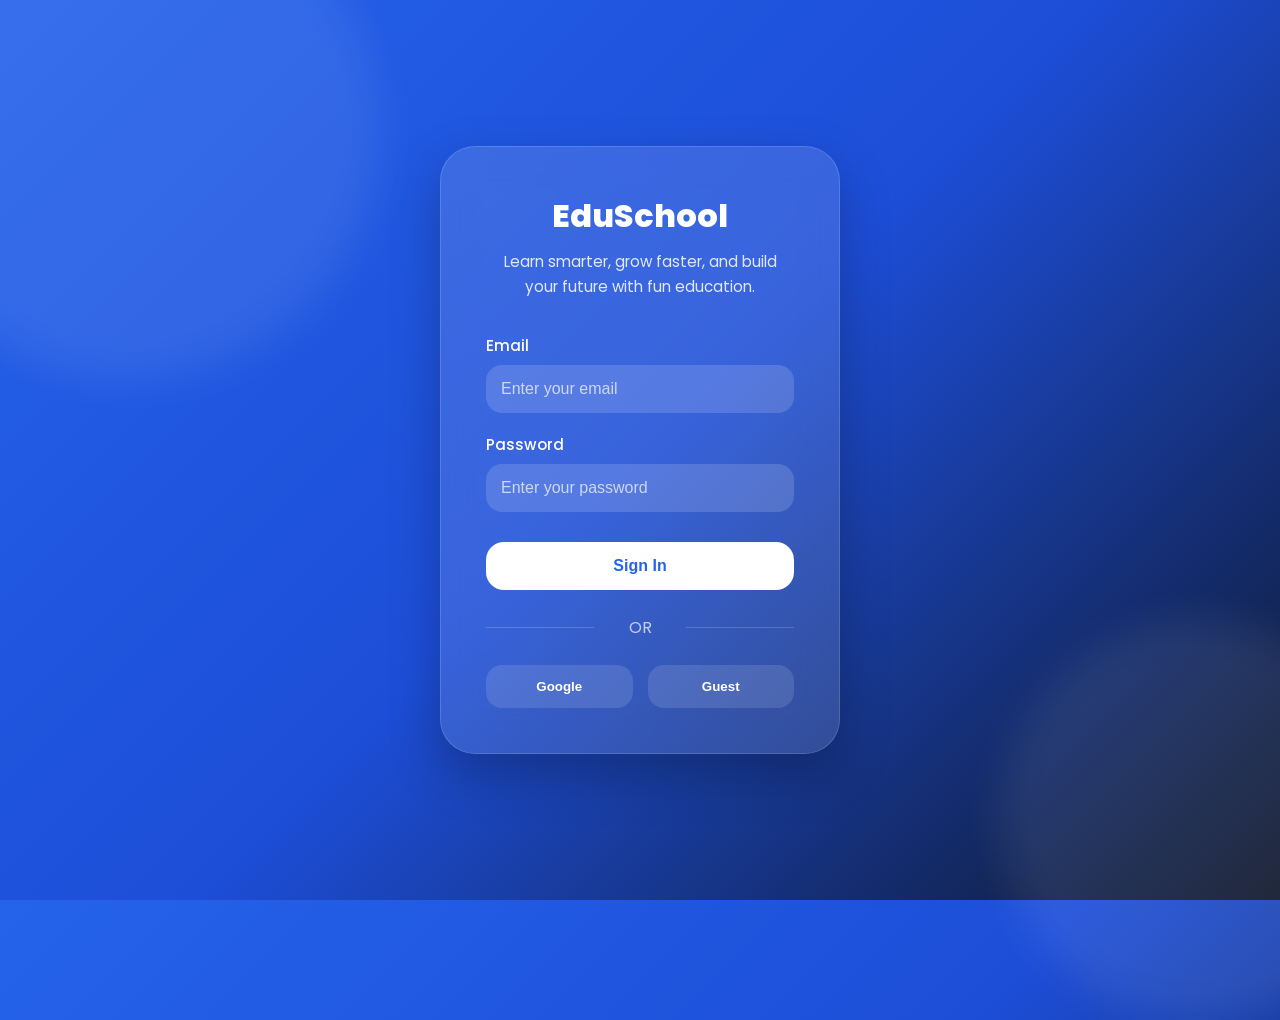
<file: tampilan-signin.html>
<!DOCTYPE html>
<html lang="id">
<head>

  <meta charset="UTF-8">
  <meta name="viewport" content="width=device-width, initial-scale=1.0">

  <title>EduSchool Sign In</title>

  <link rel="stylesheet" href="signin.css">

  <link href="https://fonts.googleapis.com/css2?family=Poppins:wght@300;400;500;600;700;800&display=swap" rel="stylesheet">

</head>
<body>

  <div class="login-box">

    <div class="logo">
      EduSchool
    </div>

    <div class="subtitle">
      Learn smarter, grow faster,
      and build your future with fun education.
    </div>

    <div class="input-group">

      <label>Email</label>

      <input
        type="email"
        placeholder="Enter your email">

    </div>

    <div class="input-group">

      <label>Password</label>

      <input
        type="password"
        placeholder="Enter your password">

    </div>

    <button class="signin-btn" onclick="login()">
      Sign In
    </button>

    <div class="divider">
      OR
    </div>

    <div class="social-login">

      <button class="social-btn">
        Google
      </button>

      <button class="social-btn">
        Guest
      </button>

    </div>

  </div>

<script>

function login(){

  alert("Welcome to EduSchool!");

  window.location.href = "index.html";

}

</script>

</body>
</html>
</file>
<file: signin.css>
*{
  margin:0;
  padding:0;
  box-sizing:border-box;
}

body{
  font-family:'Poppins',sans-serif;
  min-height:100vh;
  display:flex;
  justify-content:center;
  align-items:center;
  overflow:hidden;
  background:
  linear-gradient(135deg,#2563eb,#1d4ed8,#0f172a);
  position:relative;
}

body::before{
  content:"";
  position:absolute;
  width:500px;
  height:500px;
  background:rgba(255,255,255,0.08);
  border-radius:50%;
  top:-120px;
  left:-120px;
  filter:blur(20px);
}

body::after{
  content:"";
  position:absolute;
  width:400px;
  height:400px;
  background:rgba(255,255,255,0.08);
  border-radius:50%;
  bottom:-120px;
  right:-120px;
  filter:blur(20px);
}

.login-box{
  width:400px;
  background:rgba(255,255,255,0.12);
  -webkit-backdrop-filter:blur(18px);
  backdrop-filter:blur(18px);
  border:1px solid rgba(255,255,255,0.15);
  border-radius:35px;
  padding:45px;
  color:white;
  box-shadow:0 20px 50px rgba(0,0,0,0.25);
  position:relative;
  z-index:2;
  animation:fadeUp 1s ease;
}

@keyframes fadeUp{
  from{
    opacity:0;
    transform:translateY(40px);
  }
  to{
    opacity:1;
    transform:translateY(0);
  }
}

.logo{
  text-align:center;
  font-size:2rem;
  font-weight:800;
  margin-bottom:10px;
}

.subtitle{
  text-align:center;
  opacity:.85;
  margin-bottom:35px;
  line-height:1.6;
  font-size:.95rem;
}

.input-group{
  margin-bottom:20px;
}

.input-group label{
  display:block;
  margin-bottom:8px;
  font-size:.95rem;
  font-weight:500;
}

.input-group input{
  width:100%;
  padding:15px;
  border:none;
  outline:none;
  border-radius:16px;
  background:rgba(255,255,255,0.15);
  color:white;
  font-size:1rem;
  transition:.3s;
}

.input-group input::placeholder{
  color:rgba(255,255,255,0.7);
}

.input-group input:focus{
  background:rgba(255,255,255,0.22);
  transform:scale(1.02);
}

.signin-btn{
  width:100%;
  padding:15px;
  border:none;
  border-radius:18px;
  background:white;
  color:#2563eb;
  font-size:1rem;
  font-weight:700;
  cursor:pointer;
  transition:.3s;
  margin-top:10px;
}

.signin-btn:hover{
  transform:translateY(-3px);
  box-shadow:0 15px 35px rgba(255,255,255,0.25);
}

.divider{
  text-align:center;
  margin:25px 0;
  opacity:.7;
  position:relative;
}

.divider::before,
.divider::after{
  content:"";
  position:absolute;
  width:35%;
  height:1px;
  background:rgba(255,255,255,0.25);
  top:50%;
}

.divider::before{
  left:0;
}

.divider::after{
  right:0;
}

.social-login{
  display:flex;
  gap:15px;
}

.social-btn{
  flex:1;
  padding:14px;
  border:none;
  border-radius:16px;
  background:rgba(255,255,255,0.12);
  color:white;
  cursor:pointer;
  transition:.3s;
  font-weight:600;
}

.social-btn:hover{
  background:rgba(255,255,255,0.2);
  transform:translateY(-2px);
}

.bottom-text{
  margin-top:28px;
  text-align:center;
  font-size:.92rem;
  opacity:.85;
}

.bottom-text a{
  color:white;
  font-weight:700;
  text-decoration:none;
}

@media(max-width:500px){

  .login-box{
    width:92%;
    padding:35px 25px;
  }

}
</file>
